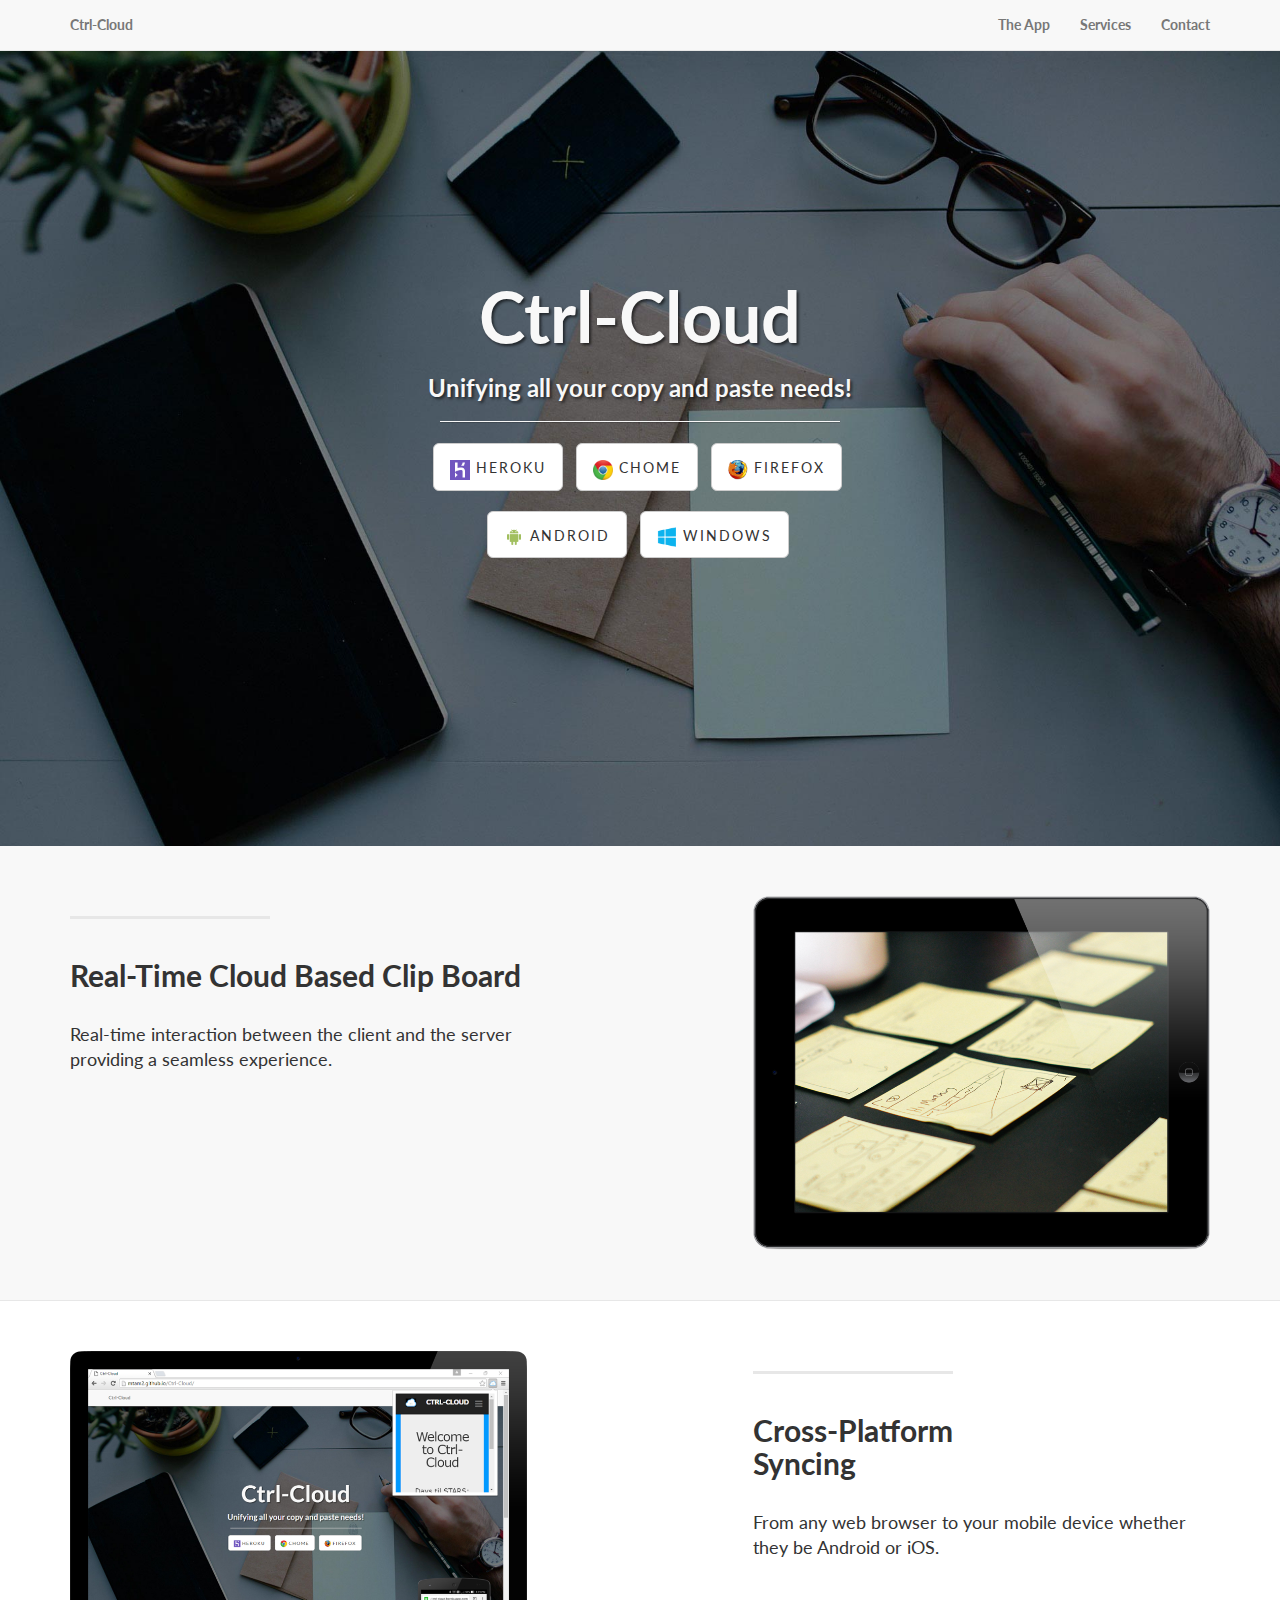
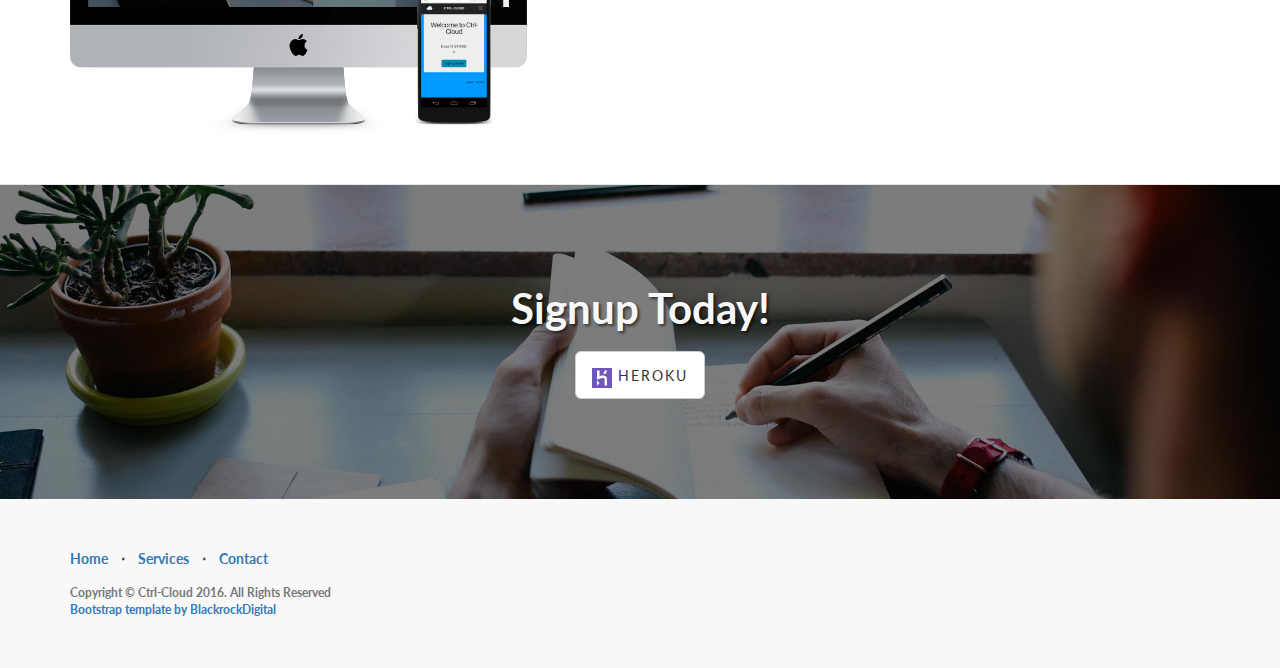
<file: index.html>
<!DOCTYPE html>
<html lang="en">

<head>

    <meta charset="utf-8">
    <meta http-equiv="X-UA-Compatible" content="IE=edge">
    <meta name="viewport" content="width=device-width, initial-scale=1">
    <meta name="description" content="">
    <meta name="author" content="">

    <title>Ctrl-Cloud</title>

    <!-- Bootstrap Core CSS -->
    <link href="css/bootstrap.min.css" rel="stylesheet">

    <!-- Custom CSS -->
    <link href="css/landing-page.css" rel="stylesheet">

    <!-- Custom Fonts -->
    <link href="font-awesome/css/font-awesome.min.css" rel="stylesheet" type="text/css">
    <link href="http://fonts.googleapis.com/css?family=Lato:300,400,700,300italic,400italic,700italic" rel="stylesheet" type="text/css">

    <!-- HTML5 Shim and Respond.js IE8 support of HTML5 elements and media queries -->
    <!-- WARNING: Respond.js doesn't work if you view the page via file:// -->
    <!--[if lt IE 9]>
        <script src="https://oss.maxcdn.com/libs/html5shiv/3.7.0/html5shiv.js"></script>
        <script src="https://oss.maxcdn.com/libs/respond.js/1.4.2/respond.min.js"></script>
    <![endif]-->

</head>

<body>

    <!-- Navigation -->
    <nav class="navbar navbar-default navbar-fixed-top topnav" role="navigation">
        <div class="container topnav">
            <!-- Brand and toggle get grouped for better mobile display -->
            <div class="navbar-header">
                <button type="button" class="navbar-toggle" data-toggle="collapse" data-target="#bs-example-navbar-collapse-1">
                    <span class="sr-only">Toggle navigation</span>
                    <span class="icon-bar"></span>
                    <span class="icon-bar"></span>
                    <span class="icon-bar"></span>
                </button>
                <a class="navbar-brand topnav" href="#">Ctrl-Cloud</a>
            </div>
            <!-- Collect the nav links, forms, and other content for toggling -->
            <div class="collapse navbar-collapse" id="bs-example-navbar-collapse-1">
                <ul class="nav navbar-nav navbar-right">
                    <li>
                        <a href="https://ctrl-cloud.herokuapp.com/">The App</a>
                    </li>
                    <li>
                        <a href="#services">Services</a>
                    </li>
                    <li>
                        <a href="https://ctrl-cloud.herokuapp.com/contact">Contact</a>
                    </li>
                </ul>
            </div>
            <!-- /.navbar-collapse -->
        </div>
        <!-- /.container -->
    </nav>


    <!-- Header -->
    <div class="intro-header">
        <div class="container">

            <div class="row">
                <div class="col-lg-12">
                    <div class="intro-message">
                        <h1>Ctrl-Cloud</h1>
                        <h3>Unifying all your copy and paste needs!</h3>
                        <hr class="intro-divider">
                        <ul class="list-inline intro-social-buttons">
                            <li>
                                <a href="https://ctrl-cloud.herokuapp.com/" class="btn btn-default btn-lg"> <span class="network-name"><img src="img/heroku_icon.png" height=20 width=20> Heroku</span></a>
                            </li>
                            <li>
                                <a href="https://chrome.google.com/webstore/detail/ctrl-cloud-plugin/lppfjfmbmopldhaljlpckenmbimhojjg" class="btn btn-default btn-lg"> <span class="network-name"><img src="img/chrome_logo.png" height=20 width=20> Chome</span></a>
                            </li>
                            <li>
                                <a href="https://addons.mozilla.org/en-US/firefox/addon/ctrl-cloud/" class="btn btn-default btn-lg"> <span class="network-name"><img src="img/firefox_logo.png" height=20 width=20> Firefox</span></a>
                            </li>
                            <br><br>
                            <li>
                                <a href="https://play.google.com/store/apps/details?id=com.anthony.ctrlcloudapp" class="btn btn-default btn-lg"> <span class="network-name"><img src="img/android_logo.png" height=20 width=20> Android</span></a>
                            </li>
                            <li>
                                <a href="Ctrl-Cloud.zip" class="btn btn-default btn-lg"> <span class="network-name"><img src="img/windows_logo.png" height=20 width=20 download> Windows</span></a>
                            </li>
                        </ul>
                    </div>
                </div>
            </div>

        </div>
        <!-- /.container -->

    </div>
    <!-- /.intro-header -->

    <!-- Page Content -->

    <a name="services"></a>
    <div class="content-section-a">

        <div class="container">
            <div class="row">
                <div class="col-lg-5 col-sm-6">
                    <hr class="section-heading-spacer">
                    <div class="clearfix"></div>
                    <h2 class="section-heading">Real-Time Cloud Based Clip Board</h2>
                    <p class="lead">Real-time interaction between the client and the server providing a seamless experience.</p>
                </div>
                <div class="col-lg-5 col-lg-offset-2 col-sm-6">
                    <img class="img-responsive" src="img/ipad.png" alt="">
                </div>
            </div>

        </div>
        <!-- /.container -->

    </div>
    <!-- /.content-section-a -->

    <div class="content-section-b">

        <div class="container">

            <div class="row">
                <div class="col-lg-5 col-lg-offset-1 col-sm-push-6  col-sm-6">
                    <hr class="section-heading-spacer">
                    <div class="clearfix"></div>
                    <h2 class="section-heading">Cross-Platform<br>Syncing</h2>
                    <p class="lead">From any web browser to your mobile device whether they be Android or iOS.</p>
                </div>
                <div class="col-lg-5 col-sm-pull-6  col-sm-6">
                    <img class="img-responsive" src="img/MACExample.png" alt="">
                </div>
            </div>

        </div>
        <!-- /.container -->

    </div>
    <!-- /.content-section-b -->

    <!--<div class="content-section-a">-->

    <!--    <div class="container">-->

    <!--        <div class="row">-->
    <!--            <div class="col-lg-5 col-sm-6">-->
    <!--                <hr class="section-heading-spacer">-->
    <!--                <div class="clearfix"></div>-->
    <!--                <h2 class="section-heading">Google Web Fonts and<br>Font Awesome Icons</h2>-->
    <!--                <p class="lead">This template features the 'Lato' font, part of the <a target="_blank" href="http://www.google.com/fonts">Google Web Font library</a>, as well as <a target="_blank" href="http://fontawesome.io">icons from Font Awesome</a>.</p>-->
    <!--            </div>-->
    <!--            <div class="col-lg-5 col-lg-offset-2 col-sm-6">-->
    <!--                <img class="img-responsive" src="img/phones.png" alt="">-->
    <!--            </div>-->
    <!--        </div>-->

    <!--    </div>-->
    <!-- /.container -->

    <!--</div>-->
    <!-- /.content-section-a -->

    <a name="contact"></a>
    <div class="banner">
        <div class="container text-center">
            <h2>Signup Today!</h2>
            <br>
            <a class="btn btn-default btn-lg" href="https://ctrl-cloud.herokuapp.com/signup"> <span class="network-name"><img src="img/heroku_icon.png" height=20 width=20> Heroku</span></a>
        </div>
        <!-- /.container -->
    </div>
    <!-- /.banner -->

    <!-- Footer -->
    <footer>
        <div class="container">
            <div class="row">
                <div class="col-lg-12">
                    <ul class="list-inline">
                        <li>
                            <a href="#">Home</a>
                        </li>
                        <li class="footer-menu-divider">&sdot;</li>
                        <li>
                            <a href="#services">Services</a>
                        </li>
                        <li class="footer-menu-divider">&sdot;</li>
                        <li>
                            <a href="https://ctrl-cloud.herokuapp.com/contact">Contact</a>
                        </li>
                    </ul>
                    <p class="copyright text-muted small">
                        Copyright &copy; Ctrl-Cloud 2016. All Rights Reserved
                        <br>
                        <a href="https://github.com/IronSummitMedia/startbootstrap">Bootstrap template by BlackrockDigital</a>
                    </p>
                </div>
            </div>
        </div>
    </footer>

    <!-- jQuery -->
    <script src="js/jquery.js"></script>

    <!-- Bootstrap Core JavaScript -->
    <script src="js/bootstrap.min.js"></script>

</body>

</html>
</file>
<file: css/landing-page.css>
/*!
 * Start Bootstrap - Landing Page Bootstrap Theme (http://startbootstrap.com)
 * Code licensed under the Apache License v2.0.
 * For details, see http://www.apache.org/licenses/LICENSE-2.0.
 */

body,
html {
    width: 100%;
    height: 100%;
}

body,
h1,
h2,
h3,
h4,
h5,
h6 {
    font-family: "Lato","Helvetica Neue",Helvetica,Arial,sans-serif;
    font-weight: 700;
}

.topnav {
    font-size: 14px; 
}

.lead {
    font-size: 18px;
    font-weight: 400;
}

.intro-header {
    padding-top: 50px; /* If you're making other pages, make sure there is 50px of padding to make sure the navbar doesn't overlap content! */
    padding-bottom: 50px;
    text-align: center;
    color: #f8f8f8;
    background: url(../img/intro-bg.jpg) no-repeat center center;
    background-size: cover;
}

.intro-message {
    position: relative;
    padding-top: 20%;
    padding-bottom: 20%;
}

.intro-message > h1 {
    margin: 0;
    text-shadow: 2px 2px 3px rgba(0,0,0,0.6);
    font-size: 5em;
}

.intro-divider {
    width: 400px;
    border-top: 1px solid #f8f8f8;
    border-bottom: 1px solid rgba(0,0,0,0.2);
}

.intro-message > h3 {
    text-shadow: 2px 2px 3px rgba(0,0,0,0.6);
}

@media(max-width:767px) {
    .intro-message {
        padding-bottom: 15%;
    }

    .intro-message > h1 {
        font-size: 3em;
    }

    ul.intro-social-buttons > li {
        display: block;
        margin-bottom: 20px;
        padding: 0;
    }

    ul.intro-social-buttons > li:last-child {
        margin-bottom: 0;
    }

    .intro-divider {
        width: 100%;
    }
}

.network-name {
    text-transform: uppercase;
    font-size: 14px;
    font-weight: 400;
    letter-spacing: 2px;
}

.content-section-a {
    padding: 50px 0;
    background-color: #f8f8f8;
}

.content-section-b {
    padding: 50px 0;
    border-top: 1px solid #e7e7e7;
    border-bottom: 1px solid #e7e7e7;
}

.section-heading {
    margin-bottom: 30px;
}

.section-heading-spacer {
    float: left;
    width: 200px;
    border-top: 3px solid #e7e7e7;
}

.banner {
    padding: 100px 0;
    color: #f8f8f8;
    background: url(../img/banner-bg.jpg) no-repeat center center;
    background-size: cover;
}

.banner h2 {
    margin: 0;
    text-shadow: 2px 2px 3px rgba(0,0,0,0.6);
    font-size: 3em;
}

.banner ul {
    margin-bottom: 0;
}

.banner-social-buttons {
    float: right;
    margin-top: 0;
}

@media(max-width:1199px) {
    ul.banner-social-buttons {
        float: left;
        margin-top: 15px;
    }
}

@media(max-width:767px) {
    .banner h2 {
        margin: 0;
        text-shadow: 2px 2px 3px rgba(0,0,0,0.6);
        font-size: 3em;
    }

    ul.banner-social-buttons > li {
        display: block;
        margin-bottom: 20px;
        padding: 0;
    }

    ul.banner-social-buttons > li:last-child {
        margin-bottom: 0;
    }
}

footer {
    padding: 50px 0;
    background-color: #f8f8f8;
}

p.copyright {
    margin: 15px 0 0;
}
</file>
